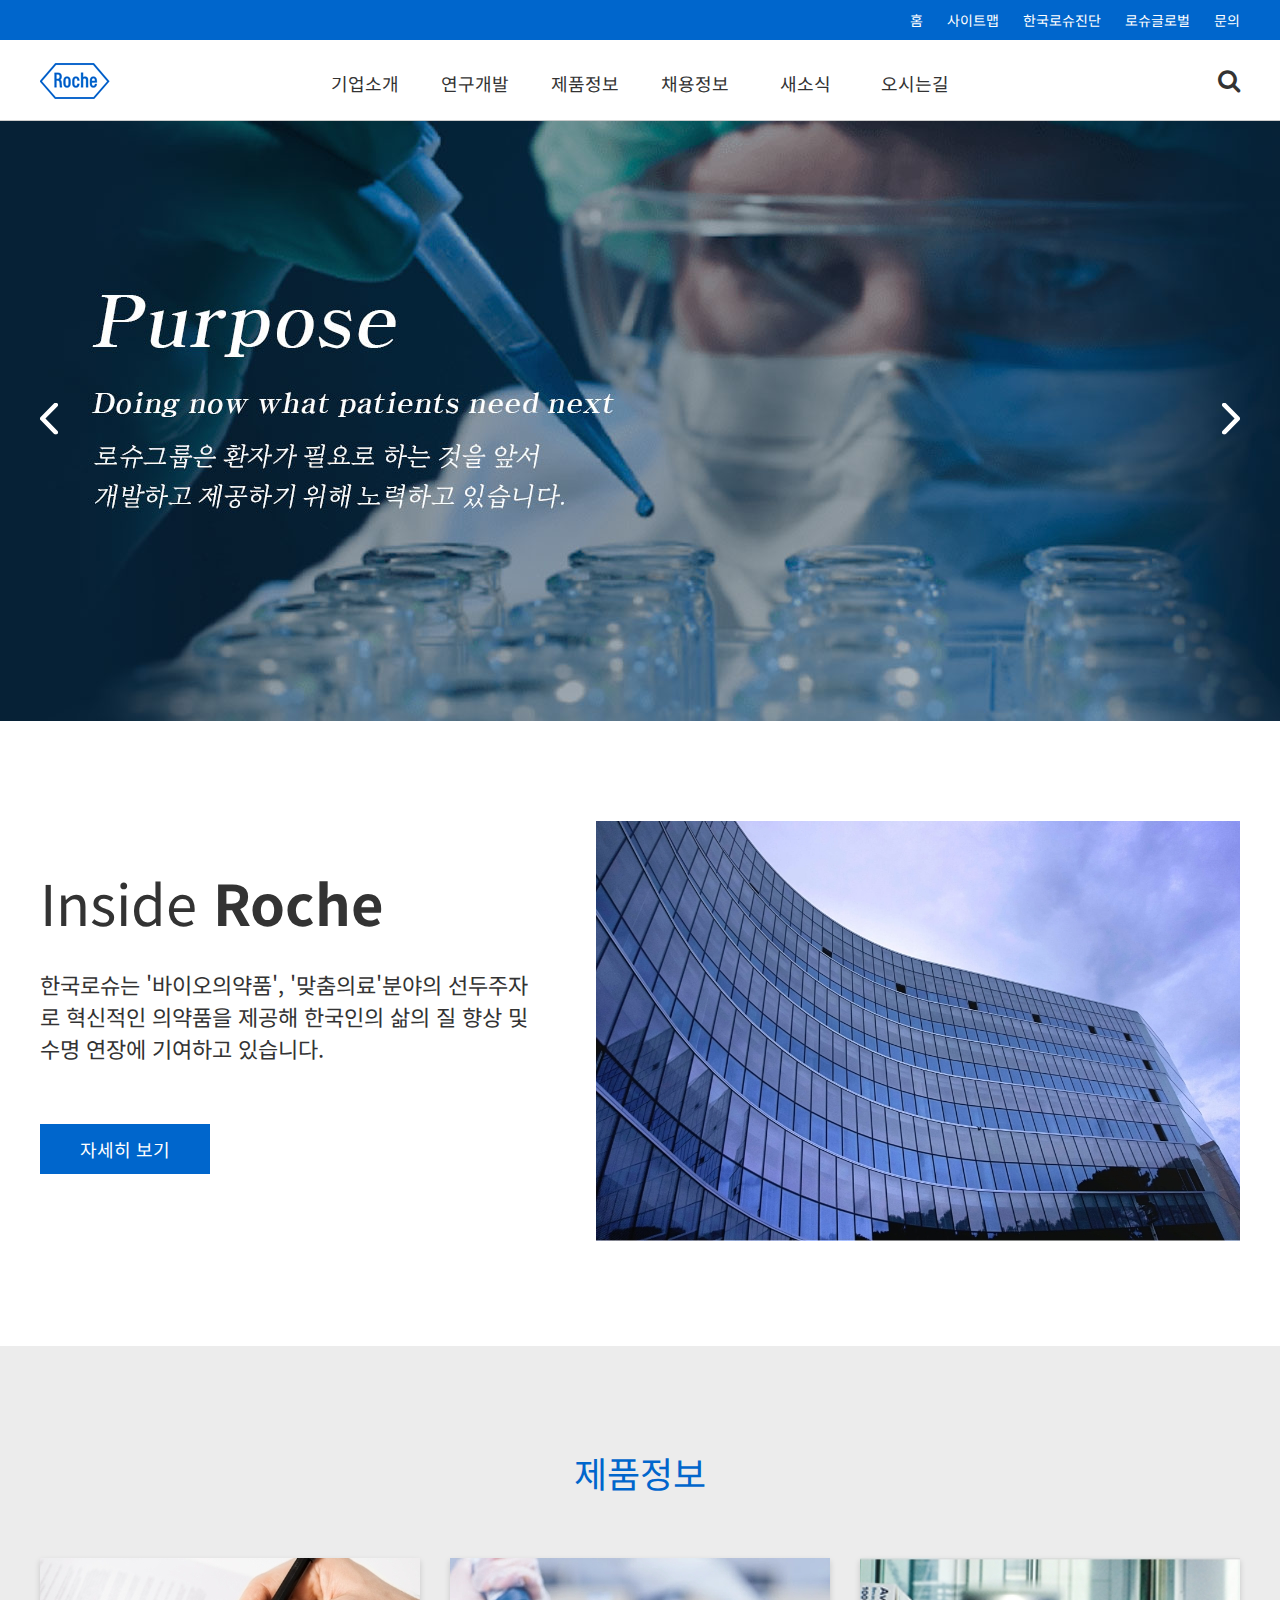
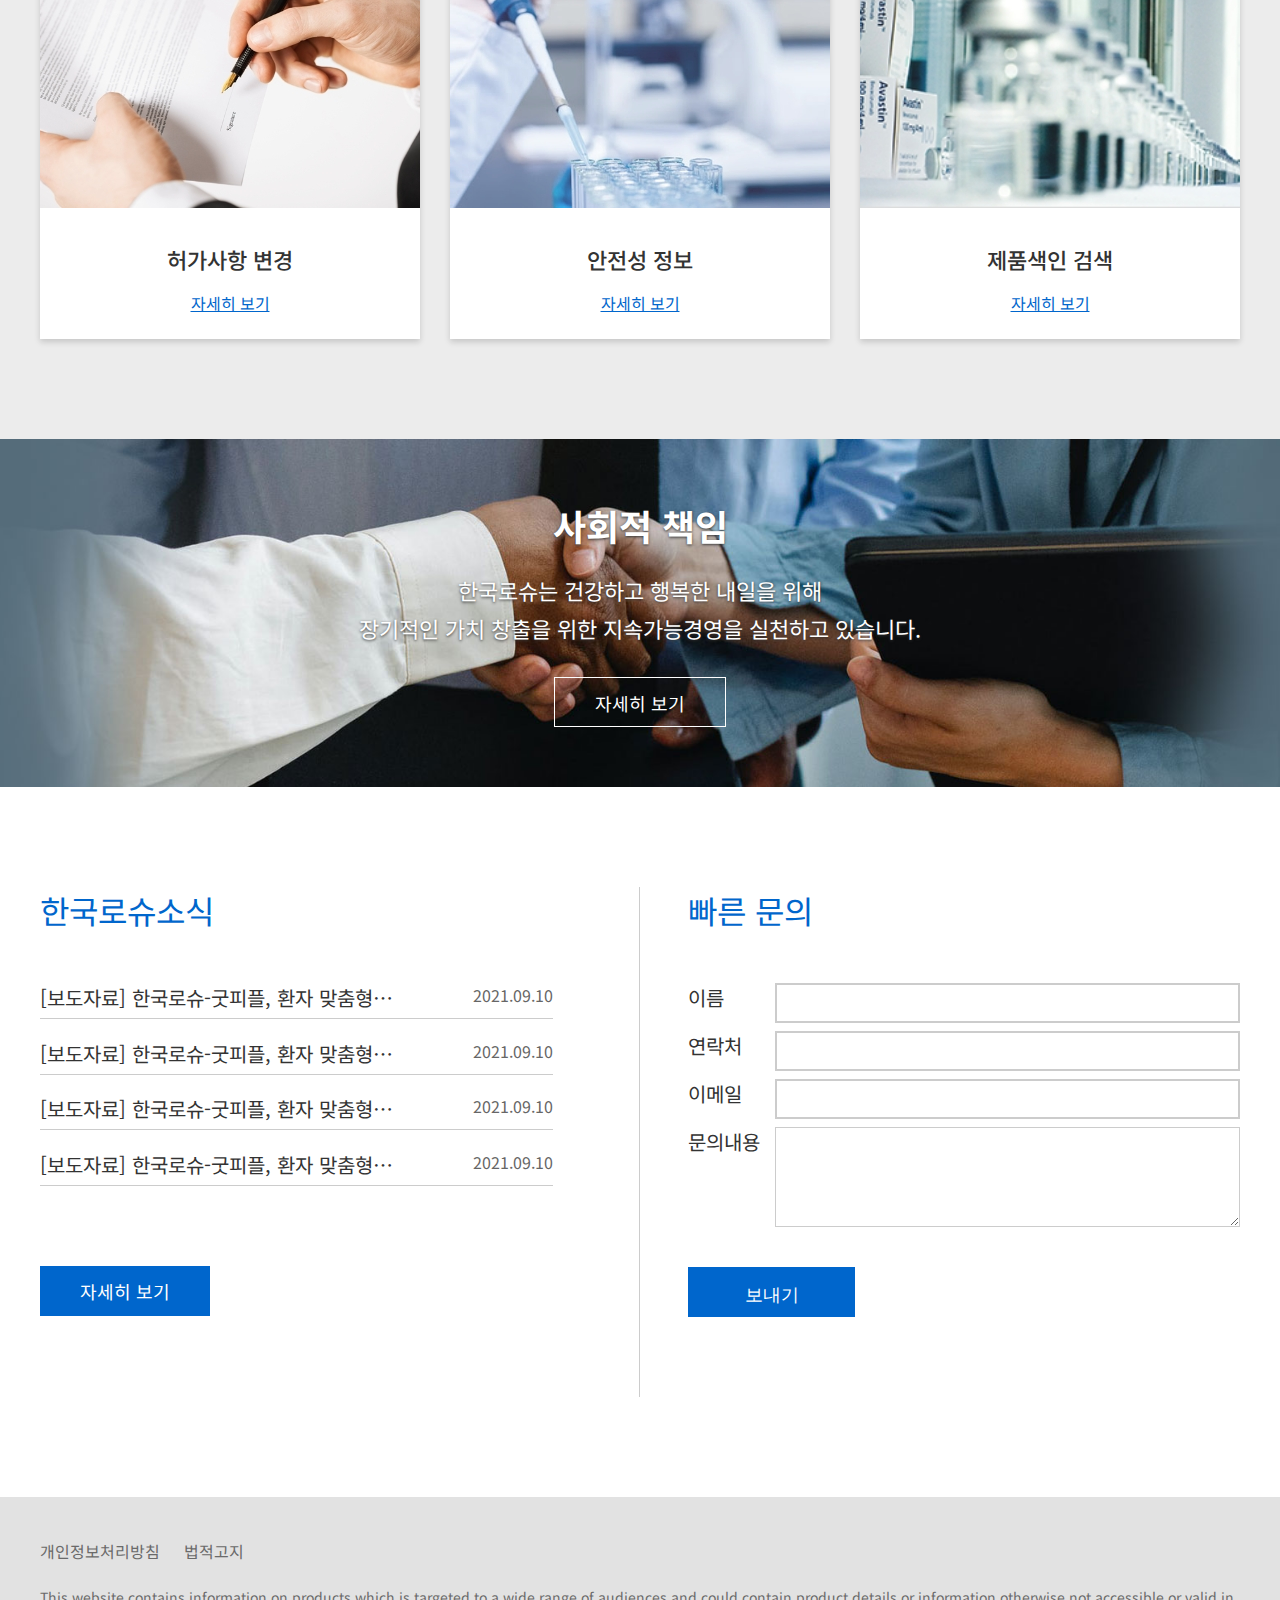
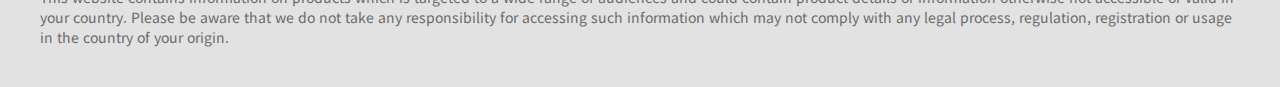
<file: index.html>
<!DOCTYPE html>
<html lang="ko">
<head>
  <meta charset="UTF-8">
  <meta http-equiv="X-UA-Compatible" content="IE=edge">
  <meta name="viewport" content="width=device-width, initial-scale=1.0">
  <title>한국로슈</title>
  <link href="https://fonts.googleapis.com/css2?family=Noto+Sans+KR:wght@300;400;500;700&display=swap" rel="stylesheet">
  <link rel="stylesheet" href="https://cdnjs.cloudflare.com/ajax/libs/font-awesome/4.7.0/css/font-awesome.min.css">
  <link rel="icon" type="image/png" sizes="96x96" href="favicon-96x96.png">
  <meta name="description" content="한국로슈(Roche)">
  <meta property="og:image" content="title.png">
  <meta property="og:title" content="한국로슈(Roche)">
  <meta property="og:description" content="Doing now What patients need next">
  <link rel="stylesheet" href="css/style.css">
  <script src="https://ajax.googleapis.com/ajax/libs/jquery/3.5.1/jquery.min.js"></script>
  <script src="js/main.js"></script>
  <script src="js/slider.js"></script>
</head>
<body>
    <header id="main-header">
    <div class="top-menu">
      <div class="container">
        <ul>
          <li><a href="#">홈</a></li>
          <li><a href="#">사이트맵</a></li>
          <li><a href="#">한국로슈진단</a></li>
          <li><a href="#">로슈글로벌</a></li>
          <li><a href="#">문의</a></li>
        </ul>
      </div><!-- container -->
    </div><!-- top-menu-->
    
    <div class="header-box">
          <!-- 로고 -->
          <h1>
            <a href="./">
              <img src="images/logo.png" alt="한국로슈">
            </a>
          </h1>
          <!-- gnb -->
          <nav id="gnb">
            <ul class="depth1">
              <li><a href="sub1-1.html">기업소개</a>
                <ul class="depth2">
                  <li><a href="sub1-1.html">기업소개</a></li>
                  <li><a href="#">연혁</a></li>
                </ul>
              </li>
              <li><a href="#">연구개발</a>
                <ul class="depth2">
                  <li><a href="#">연구개발</a></li>
                  <li><a href="#">임상연구</a></li>
                </ul>
              </li>
              <li><a href="#">제품정보</a>
                <ul class="depth2">
                  <li><a href="#">제품검색</a></li>
                  <li><a href="#">제품소식</a></li>
                </ul>
              </li>
              <li><a href="#">채용정보</a></li>
              <li><a href="#">새소식</a>
                <ul class="depth2">
                  <li><a href="#">사회공헌</a></li>
                  <li><a href="#">PR</a></li>
                  <li><a href="#">뉴스</a></li>
                </ul>
              </li>
              <li><a href="#">오시는길</a></li>
            </ul>
          </nav>
          <!-- 검색 -->
          <div class="search">
            <a href="#search-popup">
              <i class="fa fa-search" aria-hidden="true"></i>
            </a>
          </div>
    </div><!-- header-box -->
    <!-- 검색 팝업창 -->
    <div id="search-popup">
      <div class="container">
        <input type="search">
        <button id="btn-search">제품검색</button>
        <button id="btn-close">
          <i class="fa fa-times" aria-hidden="true"></i>
        </button>
      </div>
    </div>
  </header>

  <section id="main-visual">
    <div class="slider">
      <img src="images/banner01.jpg" alt="1">
      <img src="images/banner02.jpg" alt="2">
      <img src="images/banner03.jpg" alt="3">
    </div>
    <div class="pager">
      <a href="#" class="leftBtn">
        <img src="images/화살표(좌).svg" alt="left">
      </a>
      <a href="#" class="rightBtn">
        <img src="images/화살표(우).svg" alt="right">
      </a>
    </div>
  </section>

  <section id="about">
    <div class="container">
      <div class="title">
        <h2><span>Inside</span> Roche</h2>
        <br>
        <p>한국로슈는 '바이오의약품', '맞춤의료'분야의 선두주자로 혁신적인 의약품을 제공해 한국인의 삶의 질 향상 및 수명 연장에 기여하고 있습니다.</p>
        <a href="sub1-1.html" class="btn btn-primary">자세히 보기</a>
      </div>
      <div class="img">
        <img src="images/inside roche.jpg" alt="insede roche">
      </div>
    </div><!-- container -->
  </section>

  <section id="products">
    <div class="container">
      <h2>제품정보</h2>
      <div class="product-box">
          <div class="product">
            <img src="images/허가사항변경.jpg" alt="허가사항 변경">
            <h3>허가사항 변경</h3>
            <a href="#">자세히 보기</a>
          </div>
          <div class="product">
            <img src="images/안전성정보.jpg" alt="안전성 정보">
            <h3>안전성 정보</h3>
            <a href="#">자세히 보기</a>
          </div>
          <div class="product">
            <img src="images/제품색인 검색.jpg" alt="제품색인 검색">
            <h3>제품색인 검색</h3>
            <a href="#">자세히 보기</a>
          </div>
      </div><!-- product-box -->
    </div><!-- container-->
  </section>

  <section id="responsibility">
    <h2>사회적 책임</h2>
    <p>한국로슈는 건강하고 행복한 내일을 위해<br> 
      장기적인 가치 창출을 위한 지속가능경영을 실천하고 있습니다.
    </p>
    <a href="#" class="btn btn-outline">자세히 보기</a>
  </section>

  <section id="news-section">
    <div class="container">
      <div id="news">
        <h2>한국로슈소식</h2>
        <ul class="news-list">
          <li>
            <a href="#" class="news-title">[보도자료] 한국로슈-굿피플, 환자 맞춤형…
            </a>
            <span class="date">2021.09.10</span>
          </li>
          <li>
            <a href="#" class="news-title">[보도자료] 한국로슈-굿피플, 환자 맞춤형…
            </a>
            <span class="date">2021.09.10</span>
          </li>
          <li>
            <a href="#" class="news-title">[보도자료] 한국로슈-굿피플, 환자 맞춤형…
            </a>
            <span class="date">2021.09.10</span>
          </li>
          <li>
            <a href="#" class="news-title">[보도자료] 한국로슈-굿피플, 환자 맞춤형…
            </a>
            <span class="date">2021.09.10</span>
          </li>
        </ul>
        <a href="#" class="btn btn-primary">
          자세히 보기
        </a>
      </div>
      <div id="contact">
        <h2>빠른 문의</h2>
        <form>
          <div class="form-group">
            <label for="name">이름</label>
            <input type="text" id="name">
          </div>
          <div class="form-group">
            <label for="phone">연락처</label>
            <input type="text" id="phone">
          </div>
          <div class="form-group">
            <label for="email">이메일</label>
            <input type="text" id="email">
          </div>
          <div class="form-group">
            <label for="text">문의내용</label>
            <textarea name="text" id="text" cols="30" rows="4"></textarea>
          </div>
          <button id="submit" class="btn btn-primary">보내기</button>
        </form>
      </div>
    </div><!-- container -->
  </section>

  <footer id="main-footer">
    <div class="container">
      <div class="footer-link">
        <a href="#">개인정보처리방침</a>
        <a href="#">법적고지</a>
      </div>
      <p class="footer-info">
        This website contains information on products which is targeted to a wide range of audiences and could contain product details or information otherwise not accessible or valid in your country. Please be aware that we do not take any responsibility for accessing such information which may not comply with any legal process, regulation, registration or usage in the country of your origin.
      </p>
    </div><!-- container -->
  </footer>

</body>
</html>
</file>
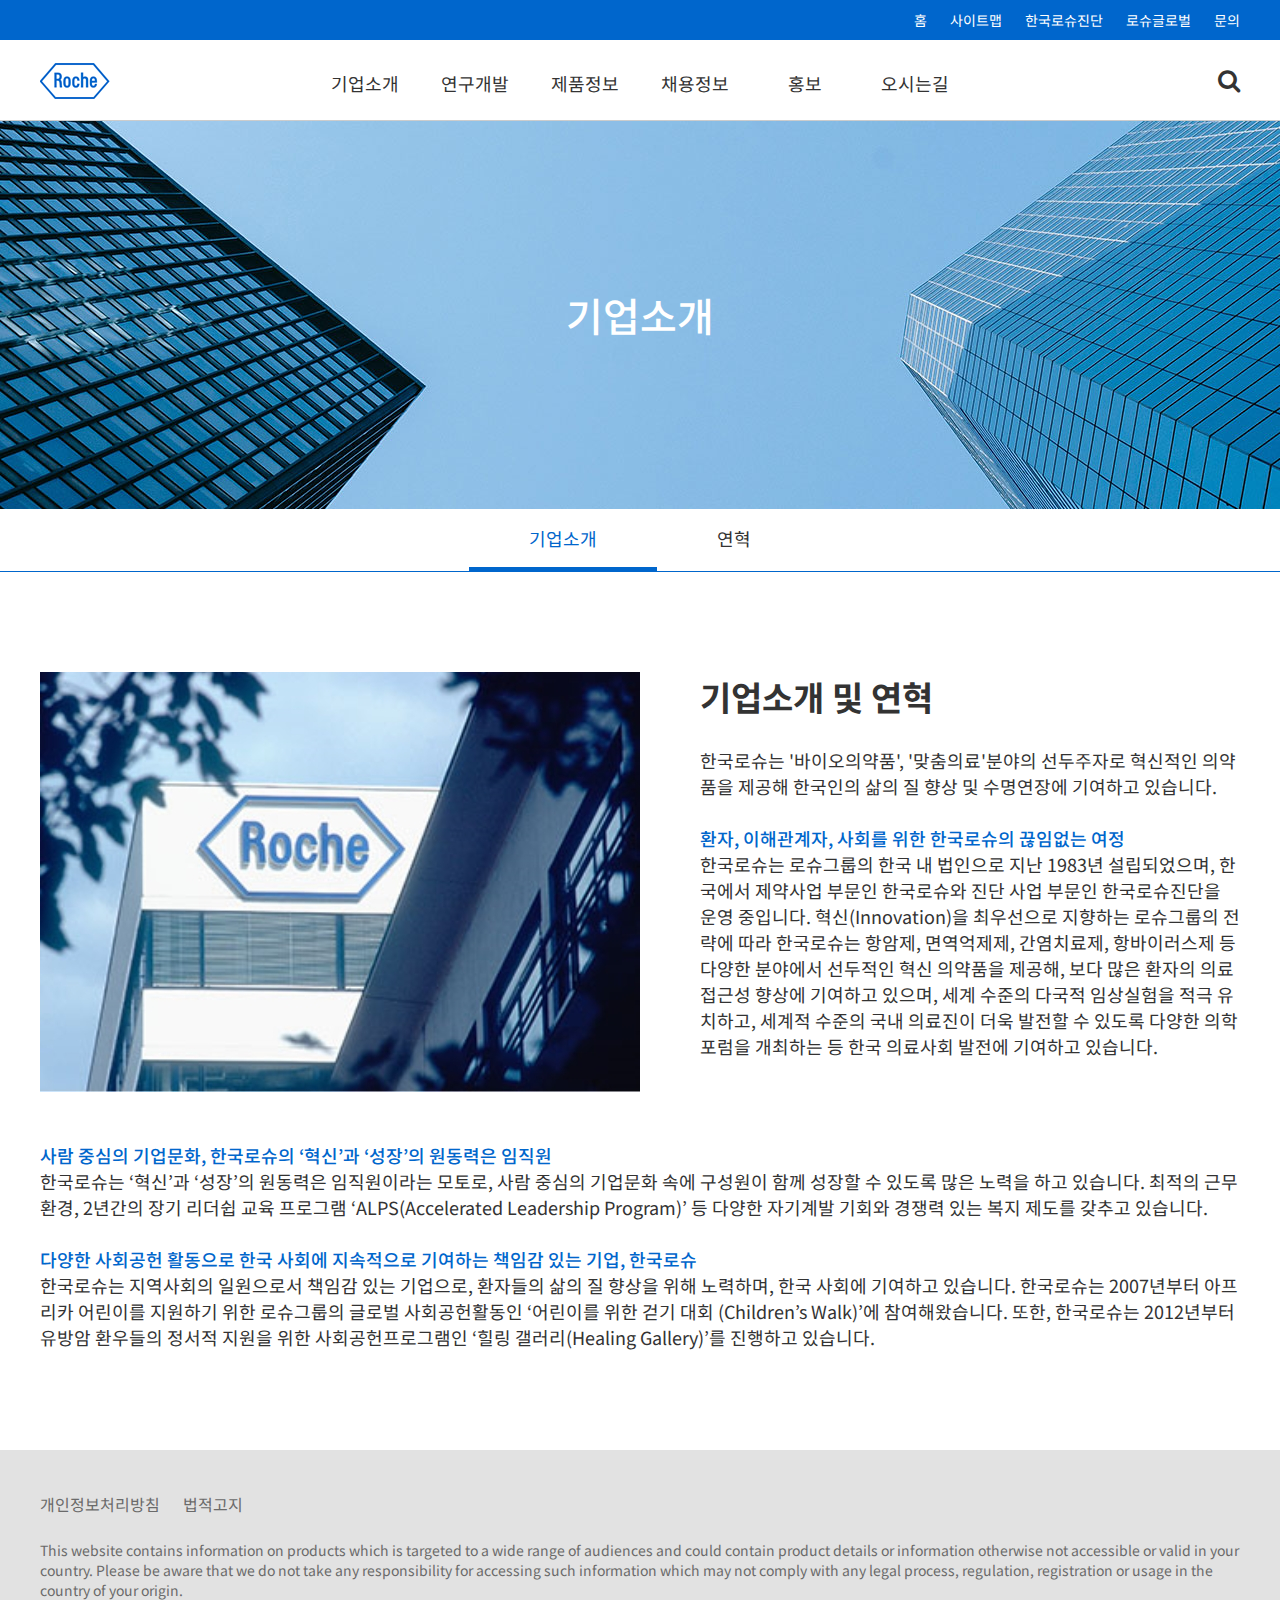
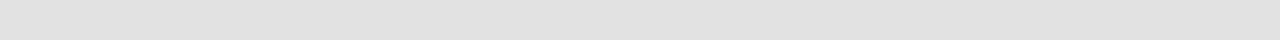
<file: sub1-1.html>
<!DOCTYPE html>
<html lang="en">
<head>
  <meta charset="UTF-8">
  <meta http-equiv="X-UA-Compatible" content="IE=edge">
  <meta name="viewport" content="width=device-width, initial-scale=1.0">
  <title>기업소개</title>
  <link href="https://fonts.googleapis.com/css2?family=Noto+Sans+KR:wght@300;400;500;700&display=swap" rel="stylesheet">
  <link rel="stylesheet" href="https://cdnjs.cloudflare.com/ajax/libs/font-awesome/4.7.0/css/font-awesome.min.css">
  <link rel="icon" type="image/png" sizes="96x96" href="favicon-96x96.png">
  <meta name="description" content="한국로슈(Roche)">
  <meta property="og:image" content="title.png">
  <meta property="og:title" content="한국로슈(Roche)">
  <meta property="og:description" content="Doing now what patients need next">
  <link rel="stylesheet" href="css/style.css">
  <link rel="stylesheet" href="css/sub.css">
  <script src="https://ajax.googleapis.com/ajax/libs/jquery/3.5.1/jquery.min.js"></script>
  <script src="js/main.js"></script>
  <script src="js/slider.js"></script>
</head>
<body id="sub1-1">
    <header id="main-header">
    <div class="top-menu">
      <div class="container">
        <ul>
          <li><a href="#">홈</a></li>
          <li><a href="#">사이트맵</a></li>
          <li><a href="#">한국로슈진단</a></li>
          <li><a href="#">로슈글로벌</a></li>
          <li><a href="#">문의</a></li>
        </ul>
      </div><!-- container -->
    </div><!-- top-menu-->
    
    <div class="header-box">
          <!-- 로고 -->
          <h1>
            <a href="./">
              <img src="images/logo.png" alt="한국로슈">
            </a>
          </h1>
          <!-- gnb -->
          <nav id="gnb">
            <ul class="depth1">
              <li><a href="sub1-1.html">기업소개</a>
                <ul class="depth2">
                  <li><a href="sub1-1.html">기업소개</a></li>
                  <li><a href="#">연혁</a></li>
                </ul>
              </li>
              <li><a href="#">연구개발</a>
                <ul class="depth2">
                  <li><a href="#">연구개발</a></li>
                  <li><a href="#">임상연구</a></li>
                </ul>
              </li>
              <li><a href="#">제품정보</a>
                <ul class="depth2">
                  <li><a href="#">제품검색</a></li>
                  <li><a href="#">제품소식</a></li>
                </ul>
              </li>
              <li><a href="#">채용정보</a></li>
              <li><a href="#">홍보</a>
                <ul class="depth2">
                  <li><a href="#">사회공헌</a></li>
                  <li><a href="#">PR</a></li>
                  <li><a href="#">뉴스</a></li>
                </ul>
              </li>
              <li><a href="#">오시는길</a></li>
            </ul>
          </nav>
          <!-- 검색 -->
          <div class="search">
            <a href="#search-popup">
              <i class="fa fa-search" aria-hidden="true"></i>
            </a>
          </div>
    </div><!-- header-box -->
    <!-- 검색 팝업창 -->
    <div id="search-popup">
      <div class="container">
        <input type="search">
        <button id="btn-search">제품검색</button>
        <button id="btn-close">
          <i class="fa fa-times" aria-hidden="true"></i>
        </button>
      </div>
    </div>
  </header>


  <div id="sub-title">
    <header id="sub-header">
      <div class="container">
        <h2>기업소개</h2>
      </div>
    </header>
  </div>

  <nav id="lnb">
    <div class="container">
      <ul>
        <li class="active"><a href="sub1-1.html">기업소개</a></li>
        <li><a href="#">연혁</a></li>
      </ul>
    </div>
  </nav>

  <section id="main">
    <div class="container">
      <article>
        <img src="images/기업이미지.jpg" alt="기업소개 및 연혁">
        <div class="article-group">
            <h3>기업소개 및 연혁</h3><br>
            <p>
              한국로슈는 '바이오의약품', '맞춤의료'분야의 선두주자로 혁신적인 의약품을 제공해 한국인의 삶의 질 향상 및 수명연장에 기여하고 있습니다.
            </p><br>

            <p>
              <em>환자, 이해관계자, 사회를 위한 한국로슈의 끊임없는 여정</em><br>
              한국로슈는 로슈그룹의 한국 내 법인으로 지난 1983년 설립되었으며, 한국에서 제약사업 부문인 한국로슈와 진단 사업 부문인 한국로슈진단을 운영 중입니다. 혁신(Innovation)을 최우선으로 지향하는 로슈그룹의 전략에 따라 한국로슈는 항암제, 면역억제제, 간염치료제, 항바이러스제 등 다양한 분야에서 선두적인 혁신 의약품을 제공해, 보다 많은 환자의 의료 접근성 향상에 기여하고 있으며, 세계 수준의 다국적 임상실험을 적극 유치하고, 세계적 수준의 국내 의료진이 더욱 발전할 수 있도록 다양한 의학 포럼을 개최하는 등 한국 의료사회 발전에 기여하고 있습니다.
            </p>
          </div>

          <div class="article-group">
            <p>
              <em>사람 중심의 기업문화, 한국로슈의 ‘혁신’과 ‘성장’의 원동력은 임직원</em><br>
              한국로슈는 ‘혁신’과 ‘성장’의 원동력은 임직원이라는 모토로, 사람 중심의 기업문화 속에 구성원이 함께 성장할 수 있도록 많은 노력을 하고 있습니다. 최적의 근무 환경, 2년간의 장기 리더쉽 교육 프로그램 ‘ALPS(Accelerated Leadership Program)’ 등 다양한 자기계발 기회와 경쟁력 있는 복지 제도를 갖추고 있습니다.
            </p><br>

            <p>
              <em>다양한 사회공헌 활동으로 한국 사회에 지속적으로 기여하는 책임감 있는 기업, 한국로슈</em><br>
              한국로슈는 지역사회의 일원으로서 책임감 있는 기업으로, 환자들의 삶의 질 향상을 위해 노력하며, 한국 사회에 기여하고 있습니다. 한국로슈는 2007년부터 아프리카 어린이를 지원하기 위한 로슈그룹의 글로벌 사회공헌활동인 ‘어린이를 위한 걷기 대회 (Children’s Walk)’에 참여해왔습니다. 또한, 한국로슈는 2012년부터 유방암 환우들의 정서적 지원을 위한 사회공헌프로그램인 ‘힐링 갤러리(Healing Gallery)’를 진행하고 있습니다.
            </p>
          </div>
      </article>
    </div>
  </section>


  <footer id="main-footer">
    <div class="container">
      <div class="footer-link">
        <a href="#">개인정보처리방침</a>
        <a href="#">법적고지</a>
      </div>
      <p class="footer-info">
        This website contains information on products which is targeted to a wide range of audiences and could contain product details or information otherwise not accessible or valid in your country. Please be aware that we do not take any responsibility for accessing such information which may not comply with any legal process, regulation, registration or usage in the country of your origin.
      </p>
    </div><!-- container -->
  </footer>

</body>
</html>
</file>
<file: css/style.css>
/* style.css */
:root {
  --main-color: #0066CC;
  --text-color: #333;
  --footer-bg-color: #e2e2e2;
  --outline-color: transparent;
}

* {
  margin: 0;
  padding: 0;
  box-sizing: border-box;
}

a {
  text-decoration: none;
  color: var(--text-color);
}

ul {
  list-style-type: none;
}

h2 {
  font-size: 36px;
}

body {
  font-family: 'Noto Sans KR', sans-serif;
  color: var(--text-color);
  font-size: 18px; 
  font-weight: 400;
  overflow-x: hidden;
}

.container {
  width: 100%;
  max-width: 1200px;
  min-width: 1000px;
  margin: 0 auto;
  outline: 1px solid var(--outline-color);
}

.top-menu {
  background: var(--main-color);
  text-align: right;
  padding: 10px 0;
  font-size: 14px;
}

.top-menu ul li {
  display: inline-block;
  margin-left: 20px;
}

.top-menu ul li a {
  color: #fff;
}

#main-header {
  position: relative;
  border-bottom: 1px solid #ccc;
  z-index: 999;
}

#main-header .header-box {
  position: relative;
  max-width: 1200px;
  min-width: 1000px;
  height: 80px;
  margin: 0 auto;
  /* background: #ccc; */
  text-align: center;
}

#main-header .header-box h1 {
  position: absolute;
  left: 0;
  top: 17px;
}

#main-header .search {
  position: absolute;
  right: 0;
  top: 28px;
}

/* gnb */
#gnb {
  display: inline-block;
  margin-top: 30px;
}

#gnb > .depth1 {
  display: flex;
}

#gnb > .depth1 > li {
  width: 110px;
}

/* 1단계 hover */
#gnb > .depth1 > li:hover > a{
  color: var(--main-color);
}

#gnb > .depth1 > li:hover .depth2 {
  border-top: 4px solid var(--main-color);
}

#gnb .depth2 {
  /* outline: 1px solid red; */
  padding: 30px 0;
  /* margin-top: 25px; */
  background: #ddd;
  display: none;
  transform: translateY(24px);
  border: 1px solid #ccc;
  background: #fff;
  font-size: 16px;
}

#gnb .depth2 > li > a {
  display: block;
  padding: 6px 0;
}

/* 2단계 메뉴 hover */
#gnb .depth2 > li > a:hover {
  color: var(--main-color);
}

.search .fa{
  font-size: 24px;
}

/* 검색 팝업창 */
#search-popup {
  border: 1px solid #ccc;
  padding-top: 30px;
  padding-bottom: 30px;
  background: #fff;
  position: absolute;
  top: 120px;
  left: 50%;
  transform: translateX(-50%);
  display: none;
}

#search-popup .container {
  position: relative;
  display: flex;
  align-items: center;
  justify-content: center;
  /* background: #ccc; */
}

#search-popup input[type=search] {
  height: 35px;
  font-size: 20px;
  padding-left: 10px;
  padding-right: 10px;
}

#btn-search {
  height: 35px;
  padding-left: 10px;
  padding-right: 10px;
  border: none;
  background: var(--main-color);
  color: #fff;
  cursor: pointer;
}

#btn-close {
  position: absolute;
  top: 0px;
  right: 20px;
  padding: 5px;
  font-size: 28px;
  border: none;
  background: transparent;
}

#main-visual {
  position: relative;
}

#main-visual .slider {
  position: absolute;
  width: 1920px;
  height: 600px;
  margin: 0 auto;
  /* 배너를 중앙에 고정 */
  left: 50%;
  transform: translateX(-50%);
}

#main-visual .slider img {
  position: absolute;
  left: 0;
  top: 0;
}

/* pager */
.pager {
  position: relative;
  max-width: 1200px;
  min-width: 1000px;
  height: 600px;
  /* background: #ccc; */
  z-index: 10;
  margin: 0 auto;
}

.pager .leftBtn {
  position: absolute;
  left: 0px;
  top: 50%;
  transform: translateY(-50%);
}

.pager .rightBtn {
  position: absolute;
  right: 0px;
  top: 50%;
  transform: translateY(-50%);
}

/* 버튼 스타일 */
.btn {
  padding-left: 40px;
  padding-right: 40px;
  height: 50px;
  background: #000;
  color: #fff;
  display: inline-block;
  text-align: center;
  line-height: 50px;
  font-size: 18px;
  border: none;
}

.btn-primary {
  background: var(--main-color);
  color: #fff;
}

.btn-outline {
  background: transparent;
  border: 1px solid #fff;
  color: #fff;
}

/* insde Roche(about) */
#about .container {
  display: flex;
  padding: 100px 0;
}

#about .title {
  padding-right: 60px;
  padding-top: 40px;
}

#about .title h2 {
  font-size: 56px;
}

#about .title h2 span {
  font-weight: 400;
}

#about .title p {
  font-size: 22px;
  margin-bottom: 60px;
}


/* 제품정보 */
#products {
  background: #ECECEC;
}
#products .container {
  padding-top: 100px;
  padding-bottom: 100px;
  text-align: center;
}

#products h2 {
  color: var(--main-color);
  font-weight: 400;
  margin-bottom: 60px;
}

#products .product-box {
  display: flex;
  justify-content: space-between;
}

#products .product-box .product {
  background: #fff;
  padding-bottom: 24px;
  box-shadow: 0 3px 6px rgba(0,0,0,0.16);
}

#products .product-box .product img {
  margin-bottom: 30px;
}

#products .product-box .product h3 {
  font-weight: 500;
  font-size: 22px;
  margin-bottom: 14px;
}

#products .product-box .product a {
  font-size: 16px;
  color: var(--main-color);
  text-decoration: underline;
}

#responsibility {
  text-align: center;
  padding-top: 60px;
  padding-bottom: 60px;
  background: #ccc;
  max-width: 1920px;
  margin: 0 auto;
  color: #fff;
  background-image: url(../images/responsibility-bg.jpg);
  background-repeat: no-repeat;
  background-size: cover;
  background-position: center;
}

#responsibility h2 {
  margin-bottom: 20px;
  text-shadow: 0 1px 3px #333;
}

#responsibility p {
  font-size: 22px;
  text-shadow: 0 1px 3px #333;
  line-height: 38px;
  margin-bottom: 30px;
}

/* 뉴스 및 빠른문의 */
#news-section {
  background: #fff;
}

#news-section h2 {
  font-size: 32px;
  color: var(--main-color);
  font-weight: 400;
}

#news-section .container {
  padding-top: 100px;
  padding-bottom: 100px;
  display: flex;
}

#news-section #news {
  width: 50%;
  border-right: 1px solid #ccc;
  padding-right: 86px;
}

#news-section #news h2 {
  margin-bottom: 50px;
}

#news-section #news .news-list {
  margin-bottom: 80px;
}

#news-section #news .news-list li {
  display: flex;
  justify-content: space-between;
  font-size: 20px;
  font-weight: 400;
  border-bottom: 1px solid #ccc;
  padding-bottom: 6px;
  margin-bottom: 19.5px;
}

#news-section #news .news-list li .date {
  font-size: 16px;
  color: #666;
}

#news-section #contact {
  width: 50%;
  padding-left: 48px;
  margin-bottom: 80px;
}

/* 빠른문의 */
#contact h2 {
  margin-bottom: 50px;
}

#contact form .form-group {
  display: flex;
  font-size: 20px;
  font-weight: 400;
  margin-bottom: 8px;
}

#contact form label {
  width: 105px;
  display: inline-block;
}

#contact form input,
#contact form textarea {
  width: 100%;
  height: 40px;
  padding-left: 1em;
  padding-right: 1em;
  border-color: #ccc;
  border-style: solid;
  font-size: 18px;
}

#contact form textarea {
  height: 100px;
  padding: 1em;
}

#contact form button#submit {
  margin-top: 32px;
  padding-top: 3px;
  text-align: center;
  width: 167px;
}

#main-footer {
  background: var(--footer-bg-color);
}

#main-footer .container{
  padding-top: 40px;
  padding-bottom: 40px;
}

#main-footer .footer-link a {
  font-size: 16px;
  color: #6a6a6a;
  font-weight: 400;
  margin-right: 1.2em;
  display: inline-block;
}

#main-footer .footer-link {
  margin-bottom: 24px;
}

#main-footer .footer-info {
  font-size: 14px;
  color: #6a6a6a;
}
</file>
<file: css/sub.css>
/* sub 공통 스타일 */
#sub-title #sub-header h2 {
  font-size: 40px;
  font-weight: 500;
  color: #fff;
}

#main h3 {
  font-size: 34px;
}

#main .container {
  padding-top: 100px;
  padding-bottom: 100px;
}

/* sub1-1 기업소개 */
#sub1-1 #sub-title {
  width: 100%;
  position: relative;
  height: 388px;
}

#sub1-1 #sub-header {
  width: 1920px;
  height: 388px;
  background: #abc;
  position: absolute;
  left: 50%;
  transform: translateX(-50%);
  /* outline: 1px solid blue; */
  background-image: url(../images/기업소개.jpg);
}

#sub1-1 #sub-header .container {
  /* outline: 1px solid red; */
  height: 100%;
  display: flex;
  justify-content: center;
  align-items: center;
}

#lnb {
  border-bottom: 1px solid var(--main-color);
}

#lnb ul {
  display: flex;
  justify-content: center;
}

#lnb ul a {
  font-size: 18px;
  padding: 16px 60px;
  display: block;
}

/* 현재 페이지 메뉴 스타일 */
#lnb ul > li.active > a {
  border-bottom: 4px solid var(--main-color);
  color: var(--main-color);
}

#sub1-1 #main article{
  display: flex;
  flex-wrap: wrap;
}

#sub1-1 #main article img {
  width: 50%;
  height: 420px;
}

#sub1-1 #main article .article-group:first-of-type {
  width: 50%;
  /* outline: 1px solid red; */
  padding-left: 60px;
}

#sub1-1 #main article p em {
  color: var(--main-color);
  font-style: normal;
  font-weight: 500;
}

#sub1-1 #main article .article-group:last-child {
  margin-top: 50px;
}
</file>
